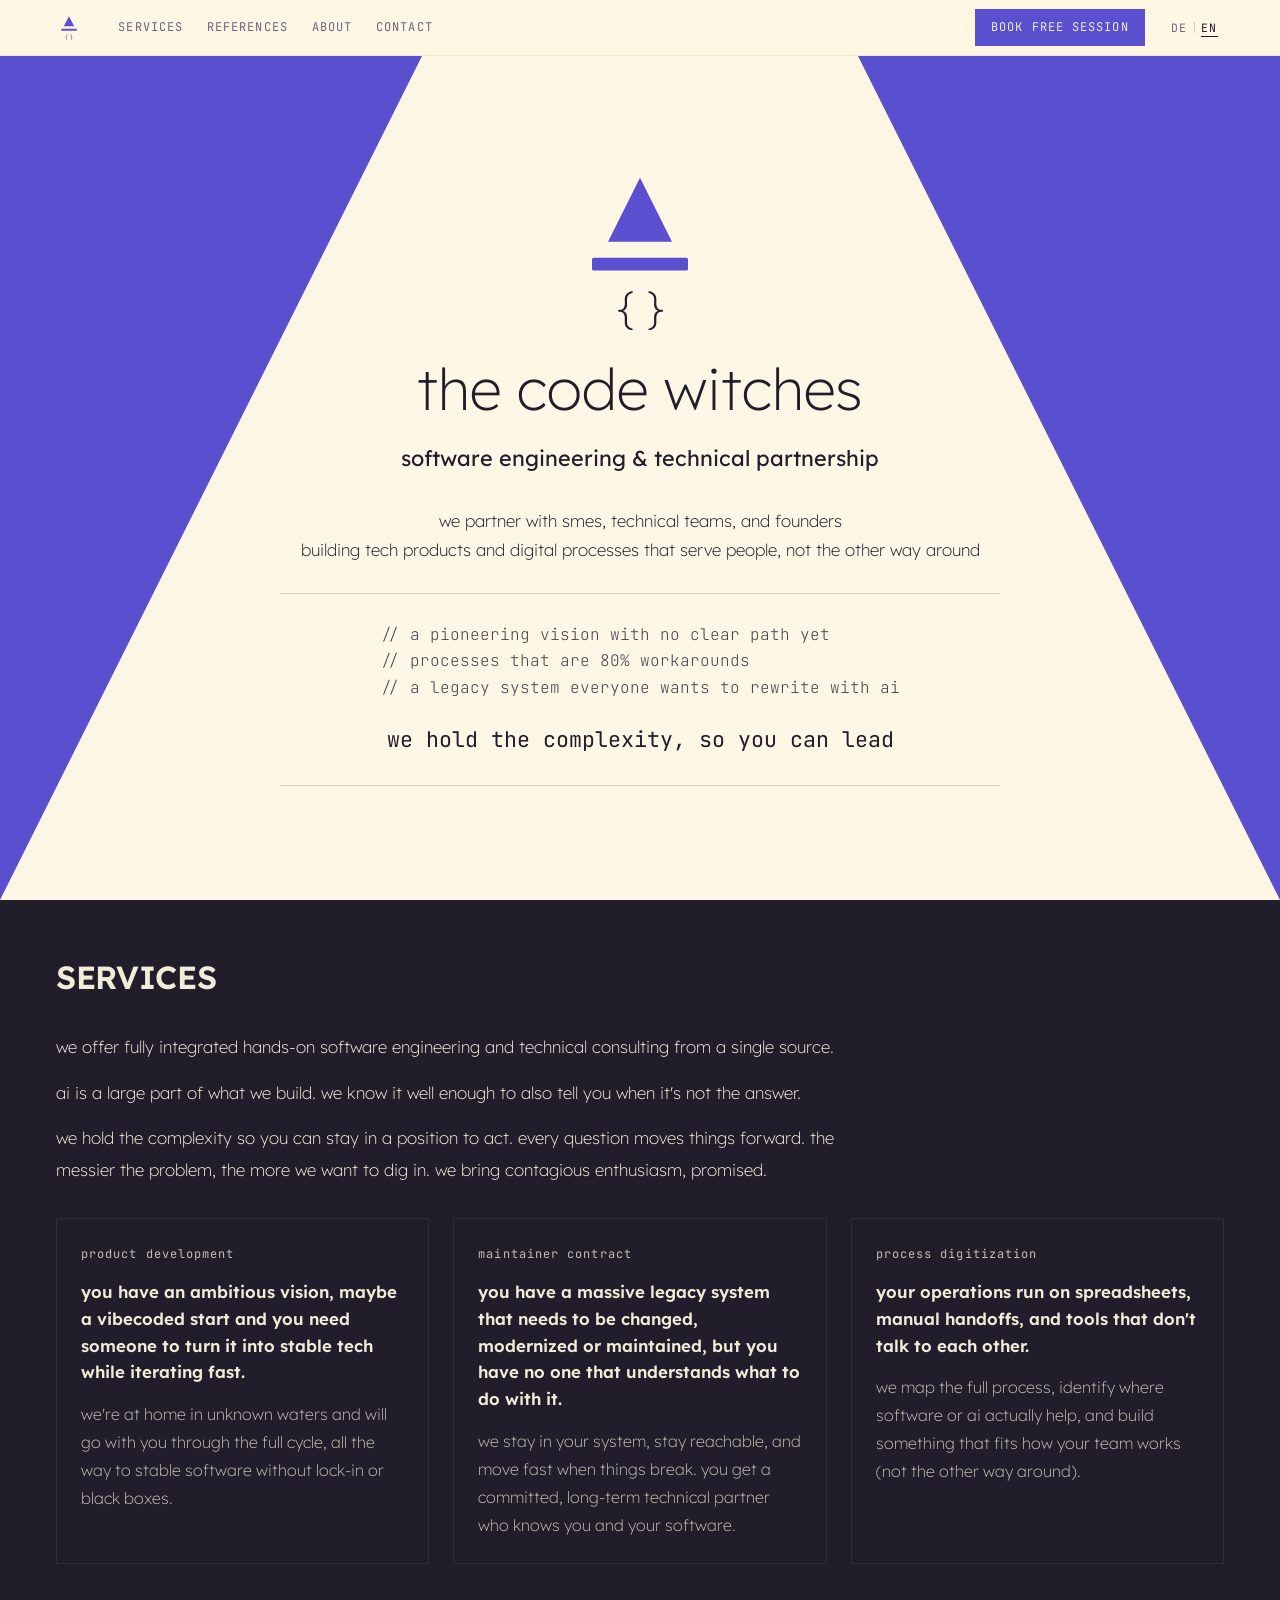
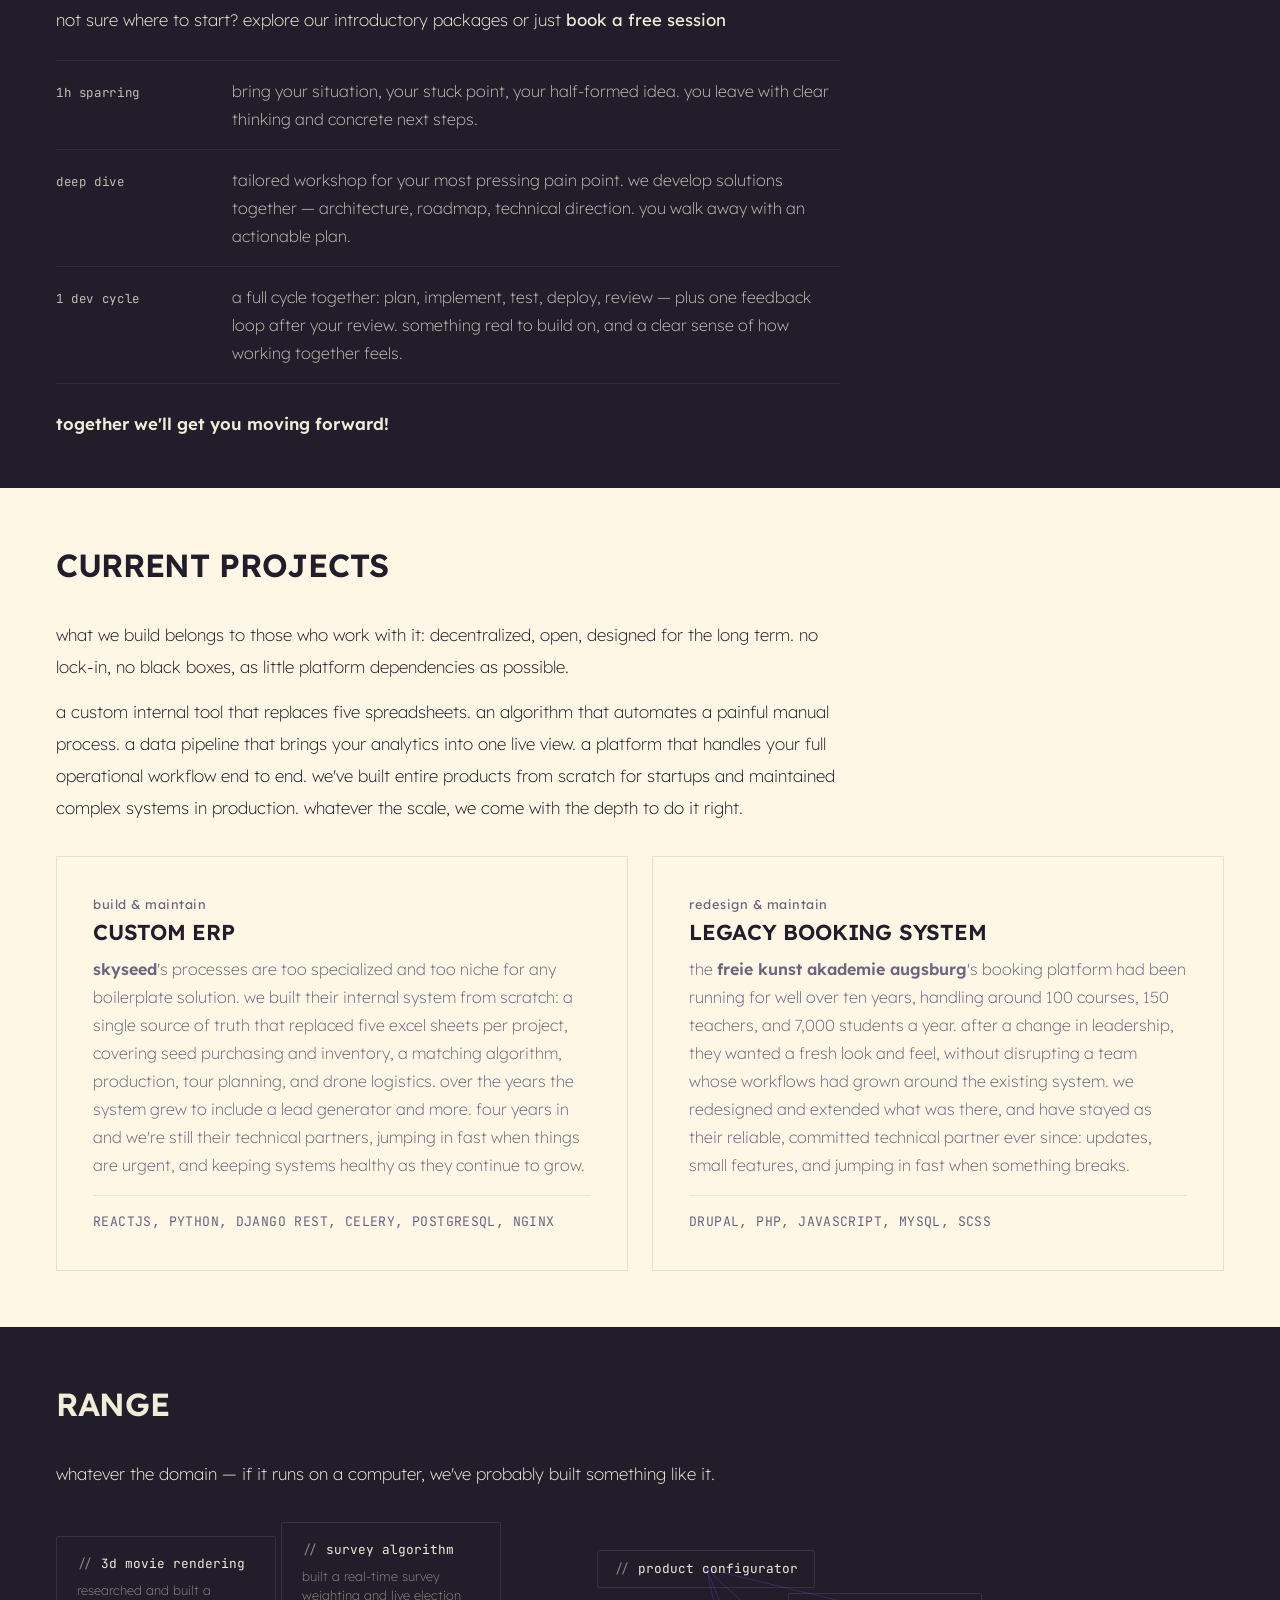
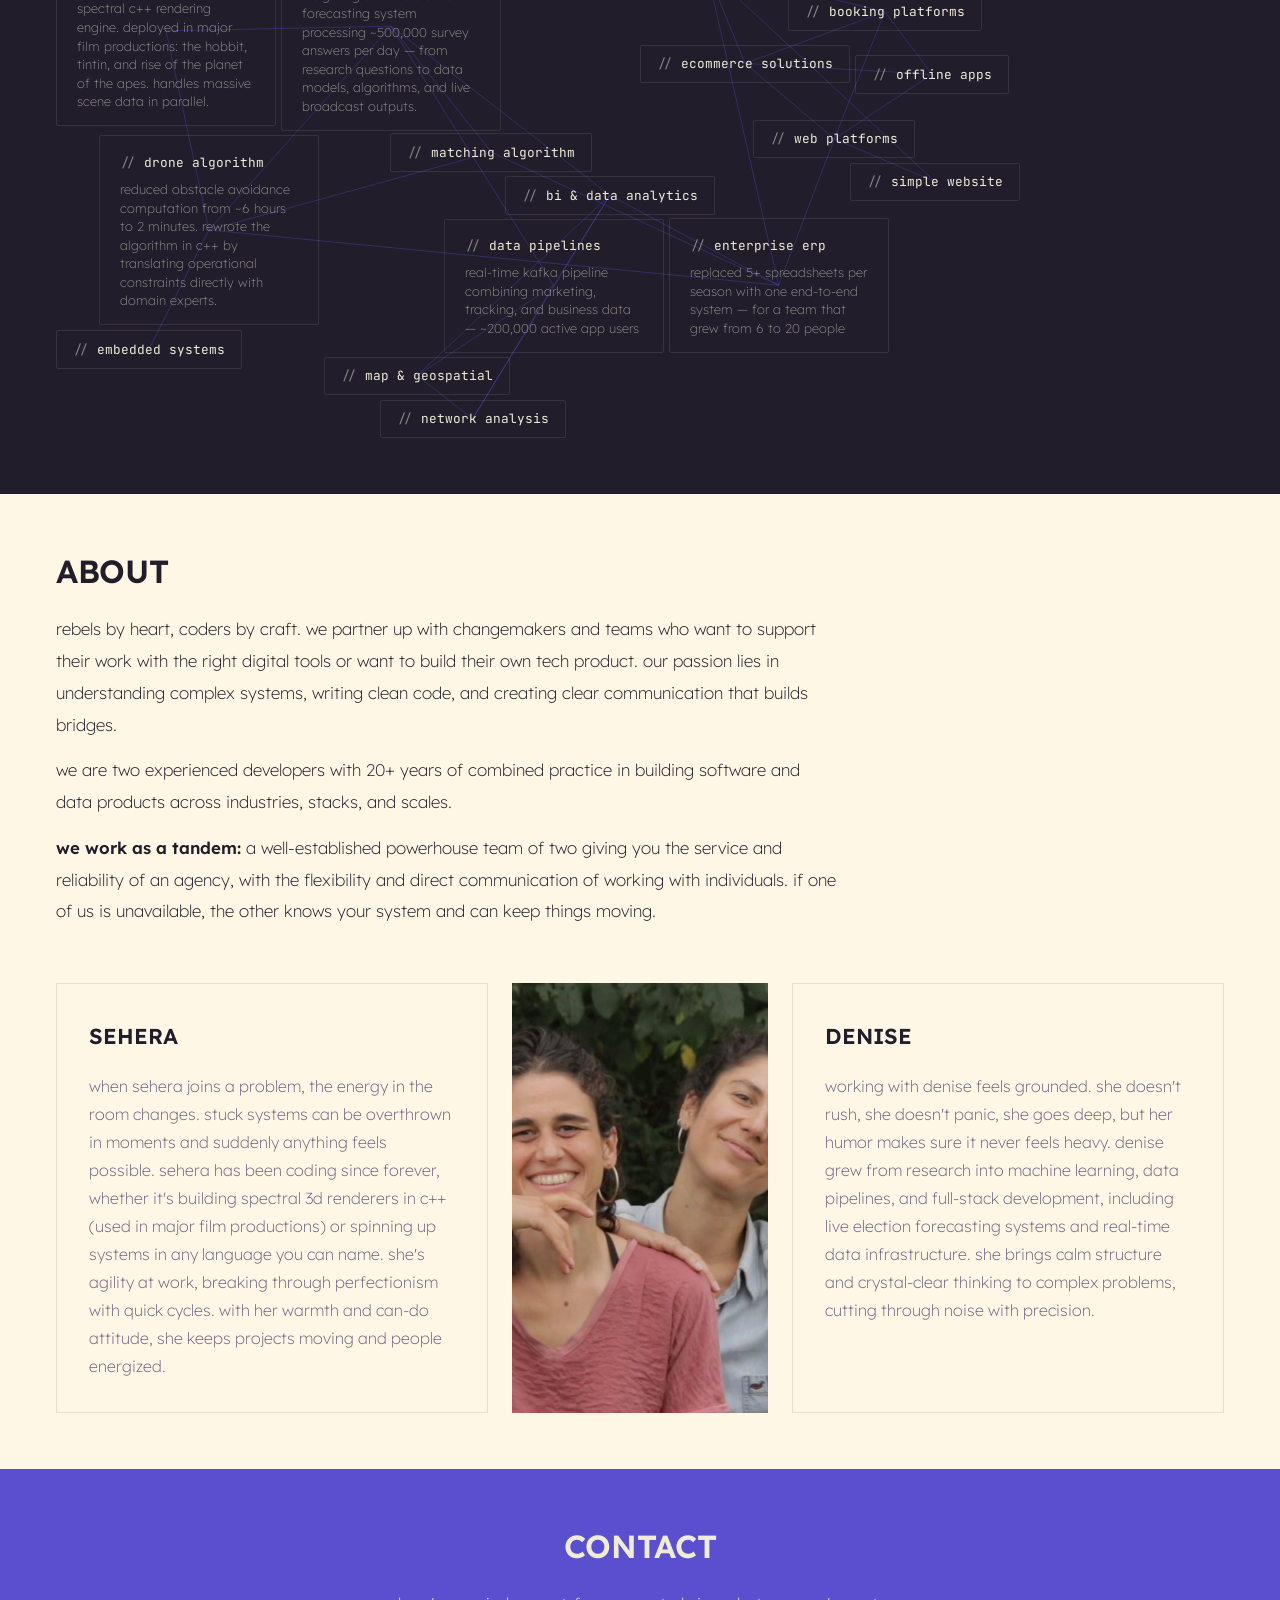
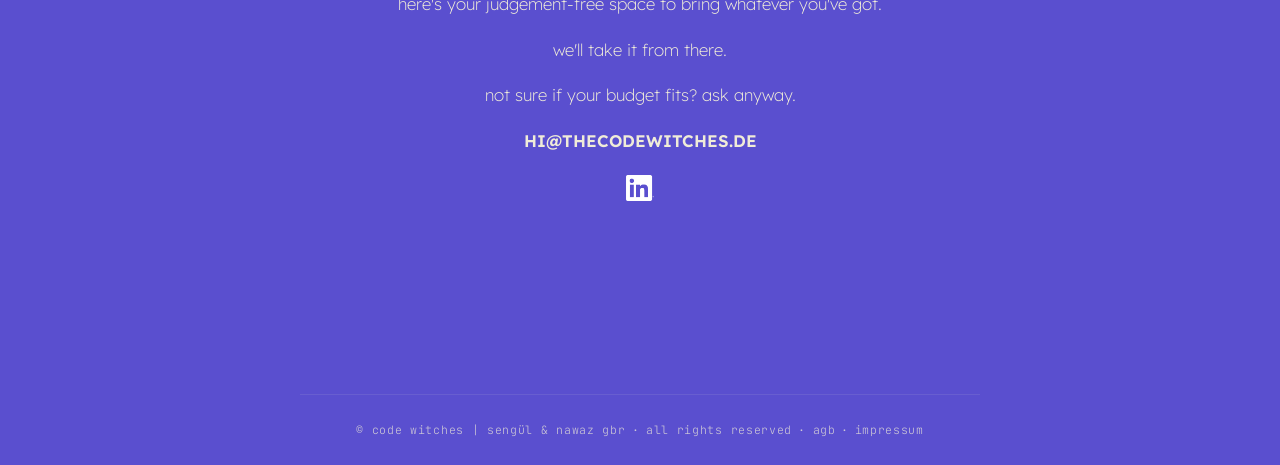
<file: index.html>
<!doctype html>
<html lang="en">
  <head>
    <meta charset="UTF-8" />
    <meta name="viewport" content="width=device-width, initial-scale=1" />
    <title>the code witches — Software Engineering & Technical Partnership</title>
    <meta
      name="description"
      content="Software engineering & technical partnership for SMEs, founders, and technical teams. Custom tools, data pipelines, platforms — built to last, no lock-in."
    />
    <link rel="canonical" href="https://thecodewitches.de" />

    <!-- Open Graph (LinkedIn, Facebook) -->
    <meta property="og:type" content="website" />
    <meta property="og:url" content="https://thecodewitches.de" />
    <meta property="og:title" content="The Code Witches — Software Engineering & Technical Partnership" />
    <meta
      property="og:description"
      content="We partner with SMEs, technical teams, and founders to build software that fits — custom internal tools, data products, platforms, and products from scratch. No lock-in, no black boxes."
    />
    <meta property="og:image" content="https://thecodewitches.de/assets/og-preview.png" />

    <!-- Twitter / X -->
    <meta name="twitter:card" content="summary_large_image" />
    <meta name="twitter:title" content="The Code Witches — Software Engineering & Technical Partnership" />
    <meta
      name="twitter:description"
      content="We partner with SMEs, technical teams, and founders to build software that fits — custom internal tools, data products, platforms, and products from scratch."
    />
    <meta name="twitter:image" content="https://thecodewitches.de/assets/og-preview.png" />
    <link rel="preconnect" href="https://fonts.googleapis.com" />
    <link rel="preconnect" href="https://fonts.gstatic.com" crossorigin />
    <link
      href="https://fonts.googleapis.com/css2?family=JetBrains+Mono:wght@400&family=Lexend:wght@100;200;400;600&display=swap"
      rel="stylesheet"
    />
    <link
      rel="icon"
      href="assets/logo.svg"
      type="image/svg+xml"
      media="(prefers-color-scheme: light)"
    />
    <link
      rel="icon"
      href="assets/logo-dark.svg"
      type="image/svg+xml"
      media="(prefers-color-scheme: dark)"
    />
    <link rel="stylesheet" href="styles/main.css" />
    <link rel="stylesheet" href="styles/shared.css" />
    <link rel="stylesheet" href="styles/hero.css" />
    <link rel="stylesheet" href="styles/about.css" />
    <link rel="stylesheet" href="styles/services.css" />
    <link rel="stylesheet" href="styles/clients.css" />
    <link rel="stylesheet" href="styles/range.css" />
    <link rel="stylesheet" href="styles/contact.css" />
    <link rel="stylesheet" href="styles/modal.css" />
  </head>

  <body>
    <header class="site-header"></header>
    <script src="scripts/nav.js"></script>

    <main>
      <!-- Hero -->
      <section id="hero" class="section section__hero">
        <div class="hero__content">
          <img
            class="hero__logo"
            src="assets/logo.svg"
            alt="the code witches Logo"
          />
          <h1 class="hero__title">the code witches</h1>
          <p class="hero__tagline" data-i18n="hero.tagline">
            Software engineering &amp; technical partnership
          </p>
          <p class="hero__audience" data-i18n="hero.audience">
            we partner with smes, technical teams, and founders<br>building
            software that serves people, not the other way around
          </p>
          <hr class="hero__sep" />
          <div class="hero__poem">
            <div class="hero__poem__lines">
              <p data-i18n="hero.poem1">
                A pioneering vision with no clear path yet
              </p>
              <p data-i18n="hero.poem2">Processes that are 80% workarounds</p>
              <p data-i18n="hero.poem3">
                A legacy system everyone wants to rewrite with AI
              </p>
            </div>
            <p class="hero__punchline" data-i18n="hero.poem4">
              we hold the complexity, so you can lead
            </p>
          </div>
          <hr class="hero__sep" />
        </div>
      </section>

      <!-- Services -->
      <section id="services" class="section section__services">
        <h2 class="section__title" data-i18n="services.title">services</h2>
        <div class="content">
          <p data-i18n="services.p1">
            We offer fully integrated hands-on software engineering and
            technical consulting from a single source.
          </p>
          <p data-i18n="services.p2">
            We work with AI where it genuinely helps — and we'll tell you when
            it doesn't.
          </p>
          <p data-i18n="services.p3">
            We hold the complexity so you can stay in a position to act. Every
            question moves things forward. The messier the problem, the more we
            want to dig in. We bring contagious enthusiasm, promised.
          </p>
        </div>
        <div class="service-offers">
          <div class="service-offer">
            <h3
              class="service-offer__title"
              data-i18n="services.offer.product.title"
            >
              product development
            </h3>
            <p
              class="service-offer__pain"
              data-i18n="services.offer.product.pain"
            >
              You have an ambitious vision, maybe a vibecoded start and you need
              someone to turn it into stable tech while iterating fast.
            </p>
            <p
              class="service-offer__desc"
              data-i18n="services.offer.product.desc"
            >
              We're at home in unknown waters and will go with you through the
              full cycle, all the way to stable software without lock-in or
              black boxes.
            </p>
          </div>
          <div class="service-offer">
            <h3
              class="service-offer__title"
              data-i18n="services.offer.maintainer.title"
            >
              maintainer contract
            </h3>
            <p
              class="service-offer__pain"
              data-i18n="services.offer.maintainer.pain"
            >
              You have a massive legacy system that needs to be changed,
              modernized or maintained, but you have no one that understands
              what do with it.
            </p>
            <p
              class="service-offer__desc"
              data-i18n="services.offer.maintainer.desc"
            >
              We stay in your system, stay reachable, and move fast when things
              break. You get a commited, long-term technical partner who knows
              you and your software.
            </p>
          </div>
          <div class="service-offer">
            <h3
              class="service-offer__title"
              data-i18n="services.offer.process.title"
            >
              process digitization
            </h3>
            <p
              class="service-offer__pain"
              data-i18n="services.offer.process.pain"
            >
              Your operations run on spreadsheets, manual handoffs, and tools
              that don't talk to each other.
            </p>
            <p
              class="service-offer__desc"
              data-i18n="services.offer.process.desc"
            >
              We map the full process, identify where software or ai actually
              help, and build something that fits how your team works (not the
              other way around)
            </p>
          </div>
        </div>
        <p class="service-cards__label" data-i18n="services.onramp">
          not sure where to start? book a free session — or explore our intro
          formats:
        </p>
        <div class="service-steps">
          <div class="service-step">
            <span
              class="service-step__title"
              data-i18n="services.sparring.title"
              >1h sparring</span
            >
            <p class="service-step__desc" data-i18n="services.sparring.desc">
              Bring your situation, your stuck point, your half-formed idea. You
              leave with clear thinking and concrete next steps.
            </p>
          </div>
          <div class="service-step">
            <span
              class="service-step__title"
              data-i18n="services.deepdive.title"
              >deep dive</span
            >
            <p class="service-step__desc" data-i18n="services.deepdive.desc">
              tailored workshop for your most pressing pain point. we develop
              solutions together — architecture, roadmap, technical direction.
              you walk away with an actionable plan.
            </p>
          </div>
          <div class="service-step">
            <span
              class="service-step__title"
              data-i18n="services.devcycle.title"
              >1 dev cycle</span
            >
            <p class="service-step__desc" data-i18n="services.devcycle.desc">
              a full cycle together: discover, plan, implement, test, deploy,
              review — plus one feedback loop after your review. something real
              to build on, and a clear sense of how working together feels.
            </p>
          </div>
        </div>
        <div class="content">
          <p data-i18n="services.p4">
            <b>Together we'll get you moving forward!</b>
          </p>
        </div>
      </section>

      <!-- Clients -->
      <section id="references" class="section section__clients">
        <h2 class="section__title" data-i18n="projects.title">
          current projects
        </h2>
        <div class="content">
          <p data-i18n="projects.p1">
            What we build belongs to those who work with it: decentralized,
            open, designed for the long term. No lock-in, no black boxes, as
            little platform dependencies as possible.
          </p>
          <!-- da häng ich nicht an der formulierung, aber es ist sonst zu wenig text visuell -->
          <p data-i18n="projects.p2">
            A custom internal tool that replaces five spreadsheets. An algorithm
            that automates a painful manual process. A data pipeline that brings
            your analytics into one live view. A platform that handles your full
            operational workflow end to end. Whatever the scale, we come with
            the depth to do it right.
          </p>
        </div>
        <div class="clients__grid">
          <div class="client__block block1">
            <div class="client__block__content">
              <div class="client__block__header">
                <span class="client__block__subtitle" data-i18n="projects.digitization.subtitle">build & maintain</span>
                <h3 class="client__block__title" data-i18n="projects.digitization.title">Custom ERP</h3>
              </div>
              <div class="client__block__details">
                <p
                  class="client__block__description"
                  data-i18n="projects.digitization.desc"
                >
                  <a href="https://www.skyseed.eco" class="client__link">Skyseed</a>'s
                  processes are too specialized and too niche for any
                  off-the-shelf solution. We built their system from scratch: a
                  single source of truth that replaced five Excel sheets per
                  project, covering seed purchasing, production, tour planning,
                  and drone logistics. Over the years the system grew to include
                  a lead generator and more. Four years in, we're still their
                  technical team. Committed for the long run, jumping in fast
                  when things are urgent, and keeping everything healthy as they
                  grow.
                </p>
                <span class="client__block__stack"
                  >ReactJS, Python, Django REST, Celery, PostgreSQL, NGINX</span
                >
              </div>
            </div>
          </div>
          <div class="client__block block2">
            <div class="client__block__content">
              <div class="client__block__header">
                <span class="client__block__subtitle" data-i18n="projects.booking.subtitle">redesign & maintain</span>
                <h3 class="client__block__title" data-i18n="projects.booking.title">Legacy Booking System</h3>
              </div>
              <div class="client__block__details">
                <p
                  class="client__block__description"
                  data-i18n="projects.booking.desc"
                >
                  The <a href="https://freie-kunst-akademie-augsburg.de/" class="client__link">Freie Kunst Akademie Augsburg</a>'s
                  booking platform had been running for over ten years, handling
                  around 100 courses, 150 teachers, and 7,000 students a year.
                  When new leadership took over, they wanted a fresh look and
                  feel, without disrupting a team whose workflows had grown
                  around the existing system. We redesigned and extended what
                  was there, and have stayed on as their reliable, committed
                  technical partner ever since: updates, small features, and
                  jumping in fast when something is urgent.
                </p>
                <span class="client__block__stack"
                  >Drupal, PHP, Javascript, MySQL, SCSS</span
                >
              </div>
            </div>
          </div>
        </div>
      </section>

      <!-- Range / Domain Breadth -->
      <section id="range" class="section section__range">
        <h2 class="section__title" data-i18n="range.title">range</h2>
        <div class="content">
          <p data-i18n="range.intro">
            whatever the domain - if it runs on a computer, chances are we built
            something like it.
          </p>
        </div>
        <div class="breadth__tags">
          <!-- algorithmic cluster -->
          <div class="breadth__tag breadth__tag--featured">
            <span class="breadth__tag__label" data-i18n="range.tag.film.label"
              >3D movie rendering</span
            >
            <span
              class="breadth__tag__outcome"
              data-i18n="range.tag.film.outcome"
              >researched and built a spectral c++ rendering engine. deployed in
              major film productions: the hobbit, tintin, and rise of the planet
              of the apes. parallel scene processing, cuda acceleration.</span
            >
            <div class="breadth__tag__meta">
              <span class="breadth__tag__domain-tag">research</span>
              <span class="breadth__tag__domain-tag">film & vfx</span>
              <span class="breadth__tag__stack-tag">c++</span>
              <span class="breadth__tag__stack-tag">cuda</span>
            </div>
          </div>

          <div class="breadth__tag breadth__tag--featured">
            <span class="breadth__tag__label" data-i18n="range.tag.drone.label"
              >drone algorithm</span
            >
            <span
              class="breadth__tag__outcome"
              data-i18n="range.tag.drone.outcome"
              >reduced obstacle avoidance computation from hours to minutes.
              rewrote the algorithm in c++ by translating operational
              constraints directly with domain experts.</span
            >
            <div class="breadth__tag__meta">
              <span class="breadth__tag__domain-tag">startup</span>
              <span class="breadth__tag__domain-tag">drone tech</span>
              <span class="breadth__tag__stack-tag">c++</span>
            </div>
          </div>

          <div class="breadth__tag">
            <span
              class="breadth__tag__label"
              data-i18n="range.tag.embedded.label"
              >embedded systems</span
            >
            <span
              class="breadth__tag__outcome"
              data-i18n="range.tag.embedded.outcome"
              >escape room control systems — sensors, actuators, game
              state</span
            >
            <div class="breadth__tag__meta">
              <span class="breadth__tag__domain-tag">entertainment</span>
              <span class="breadth__tag__stack-tag">C</span>
              <span class="breadth__tag__stack-tag">PHP</span>
              <span class="breadth__tag__stack-tag">mongoDB</span>
              <span class="breadth__tag__stack-tag">Python</span>
              <span class="breadth__tag__stack-tag">SCSS</span>
            </div>
          </div>

          <div class="breadth__tag breadth__tag--featured">
            <span
              class="breadth__tag__label"
              data-i18n="range.tag.election.label"
              >survey algorithm</span
            >
            <span
              class="breadth__tag__outcome"
              data-i18n="range.tag.election.outcome"
              >built a real-time survey weighting and live election forecasting
              system — from research questions to data models, algorithms, and
              live broadcast outputs.</span
            >
            <div class="breadth__tag__meta">
              <span class="breadth__tag__domain-tag">startup</span>
              <span class="breadth__tag__domain-tag">media</span>
              <span class="breadth__tag__domain-tag">research</span>
              <span class="breadth__tag__stack-tag">Python</span>
              <span class="breadth__tag__stack-tag">R</span>
              <span class="breadth__tag__stack-tag">Kafka</span>
              <span class="breadth__tag__stack-tag">Postgres</span>
            </div>
          </div>

          <!-- data cluster -->
          <div class="breadth__tag breadth__tag--featured">
            <span class="breadth__tag__label" data-i18n="range.tag.data.label"
              >data pipelines</span
            >
            <span
              class="breadth__tag__outcome"
              data-i18n="range.tag.data.outcome"
              >real-time kafka pipeline combining marketing, app and web
              tracking, as well as business data</span
            >
            <div class="breadth__tag__meta">
              <span class="breadth__tag__domain-tag">health tech</span>
              <span class="breadth__tag__domain-tag">startup</span>
              <span class="breadth__tag__stack-tag">Python</span>
              <span class="breadth__tag__stack-tag">Spark</span>
              <span class="breadth__tag__stack-tag">Kafka</span>
              <span class="breadth__tag__stack-tag">Kubernetes</span>
            </div>
          </div>

          <div class="breadth__tag">
            <span class="breadth__tag__label" data-i18n="range.tag.geo.label"
              >map & geospatial</span
            >
            <span
              class="breadth__tag__outcome"
              data-i18n="range.tag.geo.outcome"
              >webgl-based interactive map visualizations for editorial
              use</span
            >
            <div class="breadth__tag__meta">
              <span class="breadth__tag__domain-tag">journalism</span>
              <span class="breadth__tag__stack-tag">Three.js</span>
              <span class="breadth__tag__stack-tag">WebGL</span>
            </div>
          </div>

          <div class="breadth__tag">
            <span
              class="breadth__tag__label"
              data-i18n="range.tag.network.label"
              >network analysis</span
            >
            <span
              class="breadth__tag__outcome"
              data-i18n="range.tag.network.outcome"
              >twitter interaction network and political data
              visualization</span
            >
            <div class="breadth__tag__meta">
              <span class="breadth__tag__domain-tag">politics</span>
              <span class="breadth__tag__stack-tag">D3.js</span>
              <span class="breadth__tag__stack-tag">Python</span>
            </div>
          </div>

          <div class="breadth__tag">
            <span class="breadth__tag__label" data-i18n="range.tag.bi.label"
              >BI & Data Analytics</span
            >
            <span class="breadth__tag__outcome" data-i18n="range.tag.bi.outcome"
              >defined and supplied major KPIs and success metrics to
              stakeholders</span
            >
            <div class="breadth__tag__meta">
              <span class="breadth__tag__domain-tag">startup</span>
              <span class="breadth__tag__domain-tag">research</span>
              <span class="breadth__tag__domain-tag">health tech</span>
              <span class="breadth__tag__stack-tag">R</span>
              <span class="breadth__tag__stack-tag">Python</span>
              <span class="breadth__tag__stack-tag">Metabase</span>
              <span class="breadth__tag__stack-tag">Tableau</span>
            </div>
          </div>

          <!-- web cluster -->
          <div class="breadth__tag">
            <span
              class="breadth__tag__label"
              data-i18n="range.tag.ecommerce.label"
              >ecommerce solutions</span
            >
            <span
              class="breadth__tag__outcome"
              data-i18n="range.tag.ecommerce.outcome"
              >shopify customization and bespoke backend integrations</span
            >
            <div class="breadth__tag__meta">
              <span class="breadth__tag__domain-tag">startup</span>
              <span class="breadth__tag__domain-tag">e-commerce</span>
              <span class="breadth__tag__stack-tag">Shopify</span>
              <span class="breadth__tag__stack-tag">Liquid</span>
            </div>
          </div>

          <div class="breadth__tag">
            <span
              class="breadth__tag__label"
              data-i18n="range.tag.hospitality.label"
              >offline apps</span
            >
            <span
              class="breadth__tag__outcome"
              data-i18n="range.tag.hospitality.outcome"
              >offline recipe app for high-pressure bar service</span
            >
            <div class="breadth__tag__meta">
              <span class="breadth__tag__domain-tag">hospitality</span>
              <span class="breadth__tag__stack-tag">PHP</span>
              <span class="breadth__tag__stack-tag">mongoDB</span>
              <span class="breadth__tag__stack-tag">SCSS</span>
            </div>
          </div>

          <div class="breadth__tag">
            <span class="breadth__tag__label" data-i18n="range.tag.jobs.label"
              >web platforms</span
            >
            <span
              class="breadth__tag__outcome"
              data-i18n="range.tag.jobs.outcome"
              >job board with editorial backend and invoicing workflows</span
            >
            <div class="breadth__tag__meta">
              <span class="breadth__tag__domain-tag">startup</span>
              <span class="breadth__tag__domain-tag">community</span>
              <span class="breadth__tag__stack-tag">Drupal</span>
              <span class="breadth__tag__stack-tag">PHP</span>
              <span class="breadth__tag__stack-tag">JavaScript</span>
              <span class="breadth__tag__stack-tag">SCSS</span>
            </div>
          </div>

          <div class="breadth__tag">
            <span
              class="breadth__tag__label"
              data-i18n="range.tag.academic.label"
              >booking platforms</span
            >
            <span
              class="breadth__tag__outcome"
              data-i18n="range.tag.academic.outcome"
              >course booking, enrollment, certificates, and
              administration</span
            >
            <div class="breadth__tag__meta">
              <span class="breadth__tag__domain-tag">academia</span>
              <span class="breadth__tag__stack-tag">PHP</span>
              <span class="breadth__tag__stack-tag">Drupal</span>
              <span class="breadth__tag__stack-tag">MySQL</span>
              <span class="breadth__tag__stack-tag">SCSS</span>
              <span class="breadth__tag__stack-tag">JavaScript</span>
            </div>
          </div>

          <div class="breadth__tag breadth__tag--featured">
            <span class="breadth__tag__label" data-i18n="range.tag.erp.label"
              >enterprise erp</span
            >
            <span
              class="breadth__tag__outcome"
              data-i18n="range.tag.erp.outcome"
              >replaced full spreadsheet-based operations with one end-to-end
              system</span
            >
            <div class="breadth__tag__meta">
              <span class="breadth__tag__domain-tag">startup</span>
              <span class="breadth__tag__domain-tag">sme</span>
              <span class="breadth__tag__domain-tag">project management</span>
              <span class="breadth__tag__stack-tag">Python</span>
              <span class="breadth__tag__stack-tag">Django</span>
              <span class="breadth__tag__stack-tag">Celery</span>
              <span class="breadth__tag__stack-tag">ReactJS</span>
              <span class="breadth__tag__stack-tag">Postgres</span>
              <span class="breadth__tag__stack-tag">Ruby on Rails</span>
            </div>
          </div>

          <div class="breadth__tag">
            <span
              class="breadth__tag__label"
              data-i18n="range.tag.simplewebsite.label"
              >simple website</span
            >
            <span
              class="breadth__tag__outcome"
              data-i18n="range.tag.simplewebsite.outcome"
              >from a one pager to simple navigation</span
            >
            <div class="breadth__tag__meta">
              <span class="breadth__tag__domain-tag">individual</span>
              <span class="breadth__tag__stack-tag">HTML</span>
              <span class="breadth__tag__stack-tag">CSS</span>
              <span class="breadth__tag__stack-tag">React</span>
              <span class="breadth__tag__stack-tag">JavaScript</span>
            </div>
          </div>

          <div class="breadth__tag">
            <span
              class="breadth__tag__label"
              data-i18n="range.tag.matching.label"
              >matching algorithm</span
            >
            <span
              class="breadth__tag__outcome"
              data-i18n="range.tag.matching.outcome"
              >automated tree seed-to-forest matching — replacing manual allocation with an algorithm across legal, ecological, and operational constraints</span
            >
            <div class="breadth__tag__meta">
              <span class="breadth__tag__domain-tag">startup</span>
              <span class="breadth__tag__domain-tag">greentech</span>
              <span class="breadth__tag__stack-tag">Python</span>
              <span class="breadth__tag__stack-tag">Django</span>
              <span class="breadth__tag__stack-tag">Celery</span>
              <span class="breadth__tag__stack-tag">PostgreSQL</span>
            </div>
          </div>

          <div class="breadth__tag">
            <span
              class="breadth__tag__label"
              data-i18n="range.tag.configurator.label"
              >product configurator</span
            >
            <span
              class="breadth__tag__outcome"
              data-i18n="range.tag.configurator.outcome"
              >interactive configurator that qualifies leads and routes them into CRM — inbound leads increased tenfold</span
            >
            <div class="breadth__tag__meta">
              <span class="breadth__tag__domain-tag">startup</span>
              <span class="breadth__tag__domain-tag">greentech</span>
              <span class="breadth__tag__stack-tag">ReactJS</span>
              <span class="breadth__tag__stack-tag">Webflow</span>
              <span class="breadth__tag__stack-tag">Pipedrive API</span>
            </div>
          </div>

          <canvas class="breadth__web" aria-hidden="true"></canvas>
        </div>
      </section>

      <!-- About -->
      <section id="about" class="section section__about">
        <h2 class="section__title" data-i18n="about.title">about</h2>
        <div class="content">
          <p data-i18n="about.p1">
            rebels by heart, coders by craft. We partner up with changemakers and teams who want to support their
            work with the right digital tools or want to build their own tech
            product. Our passion lies in understanding complex systems, writing
            clean code, and creating clear communication that builds bridges.
          </p>
          <p data-i18n="about.p2">
            We are two experienced developers with 20+ years of combined
            practice in building software and data products across industries,
            stacks, and scales.
          </p>

          <p data-i18n="about.p3">
            <b>We work as a tandem:</b> a well-established powerhouse team of
            two giving you the service and reliability of an agency, with the
            flexibility and direct communication of working with individuals. If
            one of us is unavailable, the other knows your system and can keep
            things moving.
          </p>
        </div>
        <div class="about__stack">
          <div class="column column__left">
            <h3 class="subhead">sehera</h3>
            <p data-i18n="about.sehera">
              Sehera has been coding since forever, whether it's building 3D
              renderers in C++ or spinning up systems in any language you can
              name. She's agility at work, breaking through perfectionism with
              quick cycles. With her warmth and can-do attitude, she keeps
              projects moving and people energized.
            </p>
          </div>
          <img class="about__image" src="assets/about.jpg" alt="About us" />
          <div class="column column__right">
            <h3 class="subhead">denise</h3>
            <p data-i18n="about.denise">
              Denise grew from research into machine learning, data pipelines,
              and full-stack development. She brings calm structure and
              crystal-clear thinking to complex problems, cutting through noise
              with precision. Her humor and grounded presence make even the
              toughest challenges feel navigable.
            </p>
          </div>
        </div>
      </section>

      <!-- Contact -->
      <section id="contact" class="section section__contact">
        <div class="contact__main">
          <h2 class="section__title" data-i18n="contact.title">contact</h2>
          <div class="content">
            <p class="contact__p1" data-i18n="contact.p1">
              Bring whatever you've got.
            </p>
            <p data-i18n="contact.p2">
              We'll take it from there.
            </p>
            <p data-i18n="contact.budget">
              Not sure if your budget fits? Ask anyway.
            </p>
            <p>
              <a class="link__accent__light" href="mailto:hi@thecodewitches.de"
                >hi&#64;thecodewitches&#46;de</a
              >
            </p>
            <a
              href="https://linkedin.com/company/the-code-witches"
              target="_blank"
              rel="noopener noreferrer"
              class="linkedin-link"
            >
              <div class="linkedin-bg"></div>
              <img src="assets/linkedin-white.png" alt="LinkedIn" />
            </a>
          </div>
        </div>
        <div class="gif__box">
          <video
            autoplay
            muted
            loop
            playsinline
            preload="auto"
            webkit-playsinline
          >
            <source src="assets/witch-cat.mp4" type="video/mp4" />
            <!-- Fallback text for browsers that don't support video -->
            Witch Cat Riding Broomstick
          </video>
        </div>
        <footer class="site-footer">
          <p>© code witches | Sengül & Nawaz GbR</p>
          <p class="footer__separator">&middot;</p>
          <p>All rights reserved</p>
          <p class="footer__separator">&middot;</p>
          <p class="footer__legal">
            <a href="#agb-modal" class="modal-link">AGB</a>
            <span class="footer__legal__separator"> &middot; </span>
            <a href="#impressum-modal" class="modal-link">impressum</a>
          </p>
        </footer>
      </section>
    </main>

    <script defer src="scripts/main.js"></script>
    <script defer src="scripts/i18n.js"></script>

    <!-- AGB Modal -->
    <div id="agb-modal" class="modal">
      <div class="modal-content">
        <a href="#" class="close">&times;</a>
        <section id="agb">
          <h2>Unsere Spielregeln – the code witches</h2>

          <h3>1. Was wir machen</h3>
          <p>
            Wir bauen Software, beraten Teams und Gründer:innen und helfen euch,
            eure Ideen in funktionierende Systeme zu verwandeln. Wir liefern
            Code, Konzepte und unsere Erfahrung – keine Rechts- oder
            Finanzberatung.
          </p>

          <h3>2. Wie ein Projekt zustande kommt</h3>
          <p>
            Ein Projekt startet, wenn wir uns auf ein Angebot geeinigt haben.
            Angebote gelten in der Regel 30 Tage. Änderungen besprechen wir
            gemeinsam.
          </p>

          <h3>3. Was wir von euch brauchen</h3>
          <p>
            Damit alles flutscht, brauchen wir eure Infos, Zugänge und Feedback
            rechtzeitig. So können wir konzentriert arbeiten und echte
            Ergebnisse liefern.
          </p>

          <h3>4. Zeit und Ablauf</h3>
          <p>
            Wir geben euch grobe Zeitpläne und Meilensteine. Manchmal ändern
            sich Dinge – wir halten euch auf dem Laufenden und passen Pläne an.
          </p>

          <h3>5. Geld &amp; Bezahlung</h3>
          <p>
            Wir arbeiten nach Stunden- oder Projektbasis, je nach Vereinbarung.
            Zahlungen bitte nach Plan. Wenn es mal hakt, behalten wir uns
            Mahngebühren vor.
          </p>

          <h3>6. Änderungen während des Projekts</h3>
          <p>
            Neue Ideen oder Änderungen am Projektumfang besprechen wir
            gemeinsam. Sie können Zeit oder Kosten beeinflussen – wir halten
            euch immer im Loop.
          </p>

          <h3>7. Wer was besitzt</h3>
          <p>
            Ihr bekommt die Rechte an der Software, die wir für euch erstellen.
            Wir behalten Rechte an eigenen Tools oder Bibliotheken, die wir
            einsetzen.
          </p>

          <h3>8. Vertraulichkeit</h3>
          <p>
            Alles, was wir voneinander erfahren, behandeln wir vertraulich.
            Punkt.
          </p>

          <h3>9. Haftung</h3>
          <p>
            Wir haften nur, wenn wir etwas wirklich grob falsch machen. Für
            indirekte Schäden, entgangene Gewinne oder Datenverlust übernehmen
            wir keine Verantwortung.
          </p>

          <h3>10. Beenden eines Projekts</h3>
          <p>
            Beide Seiten können ein Projekt kündigen, wenn nötig. Schon
            erbrachte Leistungen werden fair abgerechnet.
          </p>

          <h3>11. Datenschutz</h3>
          <p>
            Wir behandeln persönliche Daten nach DSGVO. Details stehen in
            unserer Datenschutzerklärung.
          </p>

          <h3>12. Kleines Kleingedrucktes</h3>
          <ul>
            <li>Es gilt deutsches Recht.</li>
            <li>Gerichtsstand ist unser Sitz.</li>
            <li>Sollte ein Punkt unwirksam sein, bleibt der Rest gültig.</li>
          </ul>
        </section>
      </div>
    </div>

    <div id="impressum-modal" class="modal">
      <div class="modal-content">
        <a href="#" class="close">&times;</a>
        <section id="impressum">
          <h2>Impressum</h2>

          <canvas id="impressum-canvas"></canvas>
          <script defer src="scripts/impressum.js"></script>
        </section>
      </div>
    </div>
  </body>
</html>
</file>
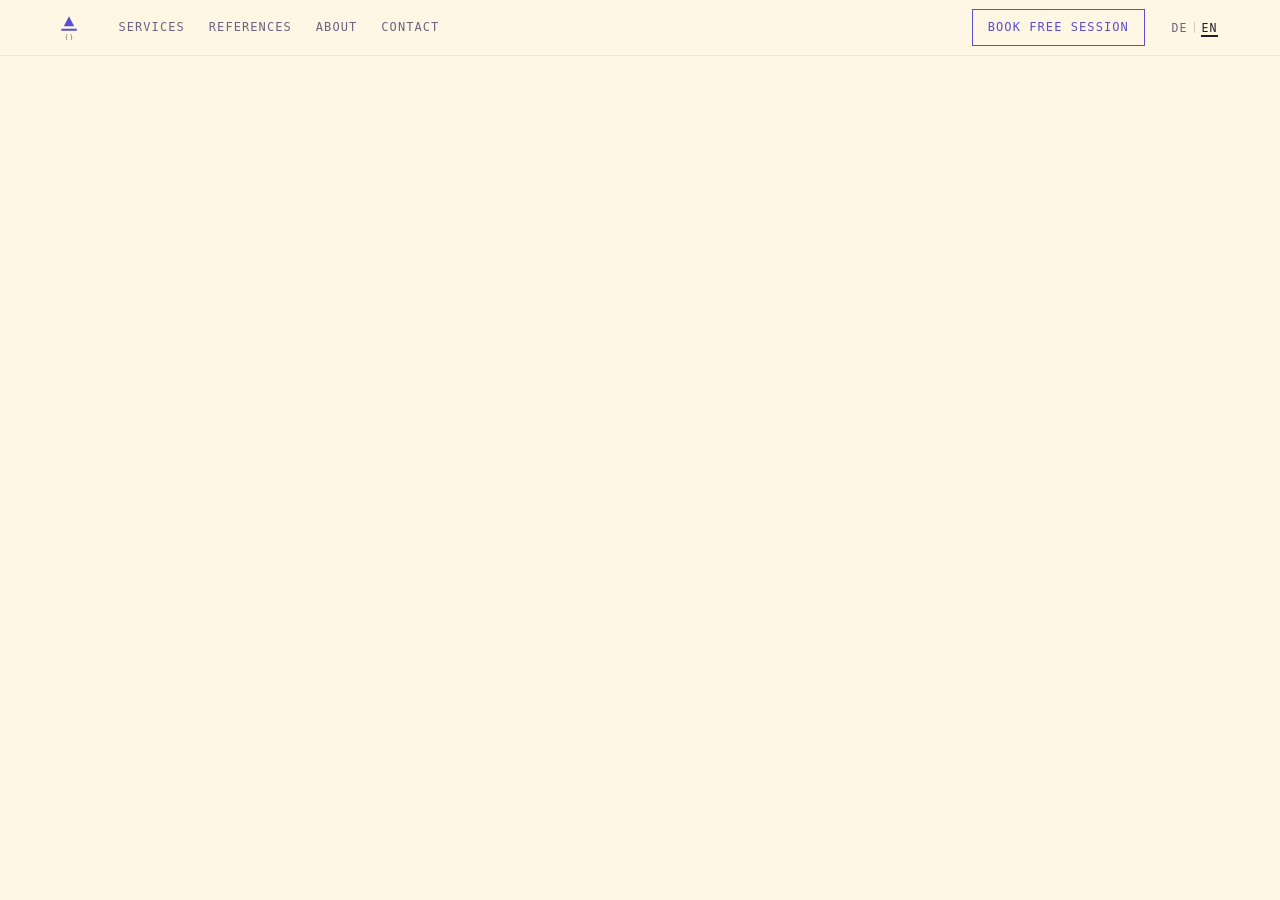
<file: book.html>
<!doctype html>
<html lang="en">
  <head>
    <meta charset="UTF-8" />
    <meta name="viewport" content="width=device-width, initial-scale=1" />
    <title>book a session — the code witches</title>
    <link rel="preconnect" href="https://fonts.googleapis.com" />
    <link rel="preconnect" href="https://fonts.gstatic.com" crossorigin />
    <link
      href="https://fonts.googleapis.com/css2?family=Lexend:wght@100;200;400;600&display=swap"
      rel="stylesheet"
    />
    <link
      rel="icon"
      href="assets/logo.svg"
      type="image/svg+xml"
      media="(prefers-color-scheme: light)"
    />
    <link
      rel="icon"
      href="assets/logo-dark.svg"
      type="image/svg+xml"
      media="(prefers-color-scheme: dark)"
    />
    <link rel="stylesheet" href="styles/main.css" />
    <style>
      body {
        overflow: hidden;
      }
      body::before,
      body::after {
        display: none;
      }
      .book__container {
        position: fixed;
        top: var(--header-height);
        left: 0;
        width: 100%;
        height: calc(100vh - var(--header-height));
        display: flex;
        align-items: center;
        justify-content: center;
      }

      .book__frame {
        width: 50vw;
        height: 90%;
        border: none;
      }

      @media (max-width: 992px) {
        .book__frame {
          width: 100%;
          height: 100%;
        }
      }
      .nav__cta--book {
        background: transparent;
        color: var(--brand);
        cursor: default;
      }
      .nav__cta--book:hover {
        background: transparent;
        color: var(--brand);
      }
    </style>
  </head>

  <body class="neutral-box">
    <header class="site-header"></header>
    <script src="scripts/nav.js"></script>
    <div class="book__container">
      <iframe
        class="book__frame"
        src="https://calendar.google.com/calendar/appointments/schedules/AcZssZ0guq06Owsw0Y6NXpFZsFTVvfDoWqTi9cEKwSyCyArnnXoICXHcX6kOCikamSvCMGlZUKBzsnWT?gv=true"
        title="Book a session with The Code Witches"
        allowfullscreen
      ></iframe>
    </div>
  <script defer src="scripts/i18n.js"></script>
  </body>
</html>
</file>
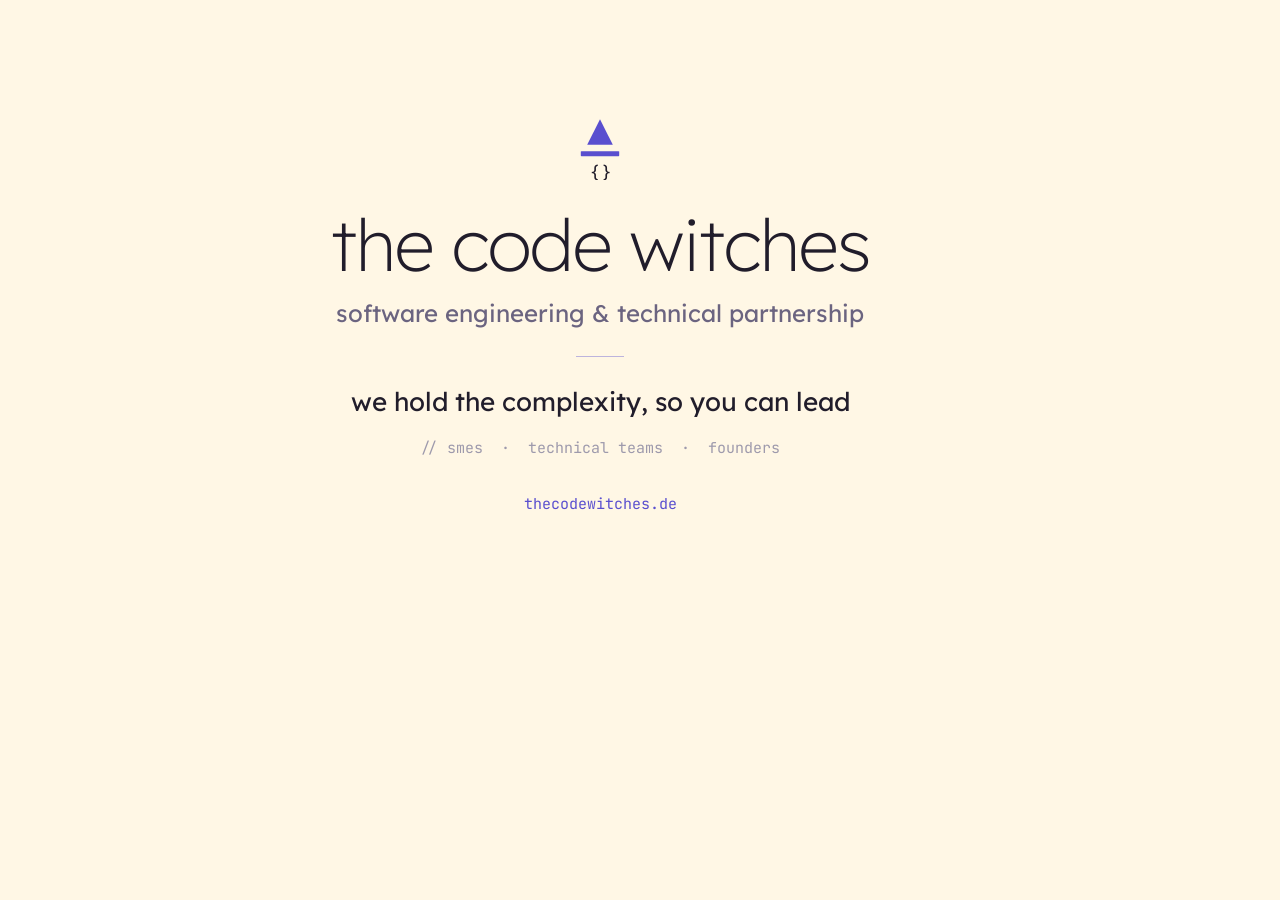
<file: assets/og-template.html>
<!doctype html>
<html>
<head>
  <meta charset="UTF-8"/>
  <style>
    @import url('https://fonts.googleapis.com/css2?family=JetBrains+Mono:wght@400&family=Lexend:wght@100;200;400;600&display=swap');

    * { margin: 0; padding: 0; box-sizing: border-box; }

    body {
      width: 1200px;
      height: 630px;
      overflow: hidden;
      background: #fff7e5;
      font-family: 'Lexend', sans-serif;
      display: flex;
      align-items: center;
      justify-content: center;
    }

    .card {
      display: flex;
      flex-direction: column;
      align-items: center;
      gap: 0;
      padding: 60px 80px;
      text-align: center;
    }

    .logo {
      width: 64px;
      height: 64px;
      margin-bottom: 28px;
    }

    .name {
      font-family: 'Lexend', sans-serif;
      font-weight: 200;
      font-size: 72px;
      color: #211d2b;
      letter-spacing: -1px;
      line-height: 1;
      margin-bottom: 18px;
    }

    .tagline {
      font-family: 'Lexend', sans-serif;
      font-weight: 400;
      font-size: 24px;
      color: #6b6480;
      margin-bottom: 28px;
    }

    .sep {
      width: 48px;
      height: 1.5px;
      background: #5a4fcf;
      opacity: 0.4;
      margin-bottom: 28px;
    }

    .punchline {
      font-family: 'Lexend', sans-serif;
      font-weight: 400;
      font-size: 26px;
      color: #211d2b;
      margin-bottom: 20px;
    }

    .audience {
      font-family: 'JetBrains Mono', monospace;
      font-size: 15px;
      color: #9e9aac;
      margin-bottom: 36px;
    }

    .domain {
      font-family: 'JetBrains Mono', monospace;
      font-size: 15px;
      color: #5a4fcf;
    }
  </style>
</head>
<body>
  <div class="card">
    <svg class="logo" viewBox="0 0 100 100" xmlns="http://www.w3.org/2000/svg">
      <g transform="translate(0,-5.112)">
        <path d="M 50,10 70,50 H 30 Z" fill="#5a4fcf"/>
        <rect x="20" y="60" width="60" height="8" rx="1" fill="#5a4fcf"/>
        <text x="50" y="92.5" dominant-baseline="middle" text-anchor="middle"
              font-size="28" font-family="'Lexend', sans-serif" fill="#211d2b">{ }</text>
      </g>
    </svg>

    <div class="name">the code witches</div>
    <div class="tagline">software engineering &amp; technical partnership</div>
    <div class="sep"></div>
    <div class="punchline">we hold the complexity, so you can lead</div>
    <div class="audience">// smes &nbsp;·&nbsp; technical teams &nbsp;·&nbsp; founders</div>
    <div class="domain">thecodewitches.de</div>
  </div>
</body>
</html>
</file>
<file: styles/main.css>
:root {
  /* ── Palette ── */
  --bg:        #fff7e5;                   /* warm cream — light sections */
  --dark:      #211d2b;                   /* near-black — dark sections */
  --brand:     #5a4fcf;                   /* purple — accent, CTAs, polygons */
  --text:      #211d2b;                   /* ink — on cream */
  --text-inv:  #f0ecd8;                   /* warm off-white — on dark/brand */
  --muted:     #6b6480;                   /* purple-gray — secondary on cream */
  --muted-inv: rgba(240, 236, 216, 0.78); /* secondary on dark/brand */

  /* ── Typography ── */
  --font: "Lexend", system-ui, -apple-system, sans-serif;
  --mono: "JetBrains Mono", "Consolas", monospace;

  /* ── Font weights ── */
  --font-weight-light:  200;
  --font-weight-normal: 400;
  --font-weight-bold:   600;

  /* ── Font scale ── */
  --font-size-xs: 0.8rem;
  --font-size-s:  1.0rem;
  --font-size-sm: 1.05rem;
  --font-size-m:  1.35rem;
  --font-size-l:  1.75rem;
  --font-size-xl: 3.5rem;

  /* ── Layout ── */
  --header-height: 3.5rem;
  --pad-x:         3.5rem;
}

* { box-sizing: border-box; margin: 0; padding: 0; }

html { scroll-behavior: auto; }

body {
  font-family: var(--font);
  font-weight: var(--font-weight-light);
  font-size: var(--font-size-sm);
  text-transform: lowercase;
  background: var(--bg);
  color: var(--text);
  line-height: 1.85;
  text-rendering: optimizeLegibility;
  -webkit-font-smoothing: antialiased;
  -moz-osx-font-smoothing: grayscale;
}

main { margin-top: var(--header-height); }

/* ── NAV ────────────────────────────────────────────── */

.site-header {
  position: fixed;
  inset: 0 0 auto 0;
  height: var(--header-height);
  display: flex;
  align-items: center;
  background: rgba(255, 247, 229, 0.93);
  backdrop-filter: blur(18px) saturate(160%);
  border-bottom: 1px solid rgba(21, 16, 19, 0.07);
  z-index: 1000;
}

.nav {
  width: 100%;
  display: flex;
  align-items: center;
  justify-content: space-between;
  padding: 0 var(--pad-x);
}

.nav__left {
  display: flex;
  align-items: center;
  gap: 0.1rem;
}

.nav__right {
  display: flex;
  align-items: center;
  gap: 1.25rem;
}

.nav__logo {
  display: flex;
  align-items: center;
  margin-right: 1.5rem;
}

.nav__logo img {
  height: 1.6rem;
  width: auto;
  transition: transform 220ms ease;
}
.nav__logo img:hover { transform: scale(1.12); }

.nav__link {
  font-family: var(--mono);
  font-size: 0.75rem;
  font-weight: var(--font-weight-normal);
  color: var(--muted);
  text-decoration: none;
  letter-spacing: 0.09em;
  text-transform: uppercase;
  padding: 0.3rem 0.7rem;
  position: relative;
  transition: color 200ms ease;
}

.nav__link::after {
  content: "";
  position: absolute;
  bottom: 0;
  left: 0.7rem;
  right: 0.7rem;
  height: 1.5px;
  background: currentColor;
  transform: scaleX(0);
  transform-origin: left;
  transition: transform 300ms cubic-bezier(0.16, 1, 0.3, 1);
}

.nav__link:hover,
.nav__link.active { color: var(--text); }

.nav__link:hover::after,
.nav__link.active::after { transform: scaleX(1); }

.nav__cta {
  font-family: var(--mono);
  font-size: 0.75rem;
  font-weight: var(--font-weight-normal);
  letter-spacing: 0.09em;
  text-transform: uppercase;
  text-decoration: none;
  color: var(--text-inv);
  background: var(--brand);
  padding: 0.42rem 0.95rem;
  border: 1.5px solid var(--brand);
  transition: background 220ms ease, color 220ms ease;
}
.nav__cta:hover {
  background: transparent;
  color: var(--brand);
}

/* ── LANGUAGE TOGGLE ────────────────────────────────── */

.lang__toggle {
  display: flex;
  align-items: center;
}

.lang__toggle__option {
  appearance: none;
  background: transparent;
  border: none;
  font-family: var(--mono);
  font-size: 0.72rem;
  color: var(--muted);
  cursor: pointer;
  letter-spacing: 0.1em;
  text-transform: uppercase;
  padding: 0.15rem 0.4rem;
  position: relative;
  transition: color 180ms ease;
}
.lang__toggle__option.active,
.lang__toggle__option:hover:not(.active) { color: var(--text); }

.lang__toggle__option::after {
  content: "";
  position: absolute;
  bottom: 0;
  left: 0.4rem;
  right: 0.4rem;
  height: 1.5px;
  background: currentColor;
  transform: scaleX(0);
  transform-origin: left;
  transition: transform 300ms cubic-bezier(0.16, 1, 0.3, 1);
}
.lang__toggle__option.active::after,
.lang__toggle__option:hover:not(.active)::after { transform: scaleX(1); }

.lang__toggle__divider {
  width: 1px;
  height: 0.7rem;
  background: var(--muted);
  opacity: 0.3;
}

/* ── SECTION BASE ───────────────────────────────────── */

.section {
  scroll-margin-top: var(--header-height);
  display: flex;
  flex-direction: column;
  align-items: stretch;
  position: relative;
  opacity: 0;
  transition: opacity 700ms ease;
}
.section.visible { opacity: 1; }

/* ── FOOTER ─────────────────────────────────────────── */

.site-footer {
  display: flex;
  align-items: center;
  justify-content: center;
  flex-wrap: wrap;
  gap: 0.4rem;
  padding: 1.5rem var(--pad-x);
  font-family: var(--mono);
  font-size: 0.72rem;
  letter-spacing: 0.06em;
  color: var(--muted-inv);
  border-top: 1px solid rgba(240, 236, 216, 0.09);
}

.site-footer p { white-space: nowrap; }

.site-footer a {
  color: inherit;
  text-decoration: none;
  display: inline-block;
  position: relative;
}

.site-footer a::after {
  content: "";
  position: absolute;
  bottom: 0;
  left: 0;
  right: 0;
  height: 1.5px;
  background: var(--text-inv);
  transform: scaleX(0);
  transform-origin: left;
  transition: transform 300ms cubic-bezier(0.16, 1, 0.3, 1);
}
.site-footer a:hover::after { transform: scaleX(1); }

.site-footer .footer__legal {
  display: inline-flex;
  align-items: center;
  gap: 0.35rem;
}

/* ── RESPONSIVE ─────────────────────────────────────── */

@media (max-width: 992px) {
  :root { --pad-x: 1.5rem; }

  .nav { padding: 0 1.5rem; position: relative; }
  .nav__left { gap: 0; }
  .nav__link { display: none; }
  .nav__cta {
    font-size: 0.70rem;
    padding: 0.38rem 0.8rem;
    position: absolute;
    left: 50%;
    transform: translateX(-50%);
  }

  .site-footer {
    padding: 1.25rem 1.5rem;
    gap: 0.25rem;
  }
  .footer__separator { display: none; }
  .site-footer p { white-space: normal; }
  .site-footer .footer__legal {
    flex-basis: 100%;
    justify-content: center;
  }
}
</file>
<file: styles/shared.css>
/* Shared Styles Used Across Multiple Sections */

/* ── SECTION TITLES ─────────────────────────────────── */

.section__title {
  font-family: var(--font);
  font-size: clamp(1.6rem, 2.5vw, 2.1rem);
  font-weight: var(--font-weight-bold);
  text-transform: uppercase;
  letter-spacing: -0.01em;
  color: var(--text);
  padding: 3rem var(--pad-x) 1.5rem;
  margin: 0;
}

/* Dark section titles */
.section__services .section__title,
.section__range .section__title {
  color: var(--text-inv);
}

/* Brand section title */
.section__contact .section__title {
  color: var(--text-inv);
  padding-bottom: 0.75rem;
}

/* ── CONTENT BLOCK ──────────────────────────────────── */

.content {
  color: var(--text);
  font-weight: var(--font-weight-light);
  padding: 0 var(--pad-x) 2rem;
  font-size: var(--font-size-sm);
  max-width: max(78ch, 70vw);
  line-height: 1.9;
}

.content p { margin-bottom: 0.85rem; }
.content p:last-child { margin-bottom: 0; }
.content b { font-weight: var(--font-weight-bold); }

.content ul {
  padding-left: 1.2rem;
  margin-bottom: 0.85rem;
}
.content li { margin-bottom: 0.4rem; }

/* Inverted content on dark/brand sections */
.section__services .content,
.section__range .content,
.section__contact .content {
  color: var(--text-inv);
}

/* ── LINK ACCENTS ───────────────────────────────────── */

/* Shared sliding-underline base for all text links */
.link__accent,
.link__accent__light,
.cta {
  display: inline-block;
  position: relative;
  text-decoration: none;
}

.link__accent::after,
.link__accent__light::after,
.cta::after {
  content: "";
  position: absolute;
  bottom: 0;
  left: 0;
  right: 0;
  height: 1.5px;
  background: currentColor;
  transform: scaleX(0);
  transform-origin: left;
  transition: transform 300ms cubic-bezier(0.16, 1, 0.3, 1);
}

.link__accent:hover::after,
.link__accent__light:hover::after,
.cta:hover::after { transform: scaleX(1); }

.link__accent {
  color: var(--text);
  font-weight: var(--font-weight-bold);
  text-transform: uppercase;
}

/* Inverted on dark sections */
.section__services .link__accent {
  color: var(--text-inv);
}

.link__accent__light {
  color: var(--text-inv);
  font-weight: var(--font-weight-bold);
  text-transform: uppercase;
}

/* In-text CTA */
.cta {
  font-family: var(--mono);
  font-size: 0.88em;
  font-weight: var(--font-weight-normal);
  letter-spacing: 0.05em;
  color: var(--brand);
}

/* CTA on dark sections */
.section__services .cta {
  color: var(--text-inv);
}

/* ── ABOUT COLUMNS ──────────────────────────────────── */

.columns {
  display: grid;
  grid-template-columns: 1fr 1fr;
  width: 100%;
  gap: 1.5rem;
  padding: 0 var(--pad-x) 3rem;
}

.column {
  display: flex;
  flex-direction: column;
  align-items: flex-start;
  justify-content: flex-start;
  padding: 2rem;
  cursor: default;
  position: relative;
  border: 1.5px solid rgba(21, 16, 19, 0.1);
  background: transparent;
  transition: border-color 260ms ease;
  text-align: left;
}

.column:hover { border-color: var(--brand); }

/* Remove old color overrides — plain columns only */
.column__left,
.column__right {
  background: transparent;
  color: var(--text);
  padding: 2rem;
  text-align: left;
}

.subhead {
  font-size: var(--font-size-m);
  font-weight: var(--font-weight-bold);
  text-transform: uppercase;
  color: var(--text);
  margin: 0 0 1rem 0;
  position: static;
  transform: none;
  opacity: 1;
  white-space: normal;
}

.column p {
  font-size: var(--font-size-s);
  line-height: 1.75;
  font-weight: var(--font-weight-light);
  color: var(--muted);
  opacity: 1;
}

/* ── MOBILE ─────────────────────────────────────────── */

@media (max-width: 992px) {
  .section__title {
    padding: 2.5rem var(--pad-x) 1.25rem;
    font-size: 1.6rem;
  }

  .content {
    font-size: var(--font-size-s);
    padding: 0 var(--pad-x) 1.5rem;
    max-width: 100%;
  }

  .columns {
    grid-template-columns: 1fr;
    gap: 1rem;
    padding: 0 var(--pad-x) 2rem;
  }

  .column {
    padding: 1.5rem;
  }
}
</file>
<file: styles/hero.css>
/* Hero Section */

.section__hero {
  width: 100%;
  max-width: none;
  margin: 0;
  padding: 0;
  background: var(--bg);
  overflow: hidden;
  isolation: isolate;
  min-height: calc(100vh - var(--header-height));
  display: flex;
  align-items: center;
  justify-content: center;
}

/* Brand polygon — left corner */
.section__hero::before {
  content: "";
  position: absolute;
  top: 0;
  left: 0;
  width: 35vw;
  height: 70vw;
  background: var(--brand);
  clip-path: polygon(0 0, 100% 0, 0 100%);
  pointer-events: none;
  z-index: -1;
}

/* Brand polygon — right corner */
.section__hero::after {
  content: "";
  position: absolute;
  top: 0;
  right: 0;
  width: 35vw;
  height: 70vw;
  background: var(--brand);
  clip-path: polygon(100% 0, 0 0, 100% 100%);
  pointer-events: none;
  z-index: -1;
}

.hero__content {
  display: flex;
  flex-direction: column;
  align-items: center;
  text-align: center;
  padding: 2rem var(--pad-x);
  width: 100%;
  max-width: 52rem;
  gap: 1.75rem;
}

.hero__logo {
  height: 10rem;
  width: auto;
}

.hero__title {
  font-size: clamp(3.5rem, 4.5vw, 4.5rem);
  font-weight: var(--font-weight-light);
  color: var(--text);
  margin: 0 0 -0.5rem;
  line-height: 1.05;
}

.hero__sep {
  border: none;
  border-top: 1px solid rgba(21, 16, 19, 0.15);
  width: 90%;
  margin: 0;
}

@media (max-width: 600px) {
  .hero__sep { width: 100%; }
}

@media (min-width: 993px) {
  .hero__sep { width: 100%; }
}

.hero__tagline {
  color: var(--text);
  font-weight: var(--font-weight-normal);
  font-size: var(--font-size-m);
  margin: 0;
}

/* Poem block */
.hero__poem {
  display: flex;
  flex-direction: column;
  gap: 0.3rem;
  width: 100%;
}

.hero__poem__lines {
  text-align: left;
  width: fit-content;
  margin: 0 auto;

}

.hero__poem p {
  font-family: var(--mono);
  color: var(--text);
  opacity: 0.8;
  font-weight: var(--font-weight-light);
  font-size: 1rem;
  margin: 0;
  line-height: 1.65;
  white-space: nowrap;
}

.hero__poem p::before {
  content: "// ";
}

.hero__punchline {
  font-size: var(--font-size-m) !important;
  margin-top: 1rem !important;
  color: var(--text) !important;
  font-weight: var(--font-weight-normal) !important;
  opacity: 1 !important;
  white-space: normal !important;
  text-align: center;
}

.hero__punchline::before {
  content: none !important;
}

.hero__audience {
  color: var(--text);
  font-size: var(--font-size-sm);
  font-weight: var(--font-weight-light);
  line-height: 1.75;
  margin: 0;
}

/* Desktop: preserve 1:2 angle, bottom vertex at lower corners */
@media (min-width: 993px) {
  .section__hero::before,
  .section__hero::after {
    width: calc((100vh - var(--header-height)) / 2);
    height: calc(100vh - var(--header-height));
  }
}


/* Mobile */
@media (max-width: 992px) {
  .hero__content {
    padding: 1.5rem var(--pad-x);
    gap: 1.25rem;
  }

  .hero__logo {
    height: 6.5rem;
  }

  .hero__title {
    font-size: clamp(1.6rem, 8vw, 4rem);
  }

  .hero__tagline {
    font-size: var(--font-size-s);
  }

  .hero__poem__lines {
    transform: none;
  }

  .hero__poem p {
    font-size: var(--font-size-xs);
    white-space: normal;
    padding-left: 3ch;
    text-indent: -3ch;
  }

  .hero__punchline {
    font-size: var(--font-size-s) !important;
    padding-left: 0 !important;
    text-indent: 0 !important;
  }

  .hero__audience {
    font-size: var(--font-size-s);
    white-space: normal;
  }
}
</file>
<file: styles/about.css>
/* About Section */

.section__about {
  background: var(--bg);
  position: relative;
}

.section__about .section__title {
  padding-bottom: 0.75rem;
}

.section__about .content {
  text-align: left;
  max-width: max(78ch, 70vw);
}

/* ── ABOUT STACK ────────────────────────────────────── */

/* Sehera | Image | Denise — three-column row */
.section__about .about__stack {
  display: grid;
  grid-template-columns: 1fr 22% 1fr;
  align-items: stretch;
  gap: 1.5rem;
  width: 100%;
  padding: 1.5rem var(--pad-x) 3.5rem;
}

.about__image {
  display: block;
  width: 100%;
  height: 100%;
  object-fit: cover;
  object-position: center top;
  filter: brightness(1.02);
  transition: filter 0.3s ease;
  cursor: pointer;
}

.about__image:hover {
  filter: brightness(1.06) saturate(1.1);
}

/* Desktop */
@media (min-width: 1025px) {
  .section__about .content {
    margin: 0;
    padding-left: var(--pad-x);
    padding-right: var(--pad-x);
  }
}

/* Mobile */
@media (max-width: 1024px) {
  .section__about {
    padding: 0 0 2rem;
  }

  .section__about .content {
    padding: 0 var(--pad-x) 1.5rem;
    max-width: 100%;
  }

  .section__about .about__stack {
    grid-template-columns: 1fr;
    padding: 0 var(--pad-x) 2rem;
    gap: 1rem;
  }

  .about__image {
    height: auto;
    max-height: 40vh;
    object-fit: contain;
    order: -1;
  }

  .section__about .column p {
    font-size: var(--font-size-xs);
  }
}
</file>
<file: styles/services.css>
/* Services Section */

.section__services {
  background: var(--dark);
}

/* ── MAIN OFFERS ────────────────────────────────────── */

.service-offers {
  display: flex;
  flex-wrap: wrap;
  gap: 1.5rem;
  width: 100%;
  padding: 0 var(--pad-x) 2.5rem;
}

.service-offer {
  flex: 1 1 28%;
  min-width: 220px;
  display: flex;
  flex-direction: column;
  padding: 1.5rem;
  border: 1.5px solid rgba(240, 236, 216, 0.07);
  background: transparent;
  transition: border-color 260ms ease;
}

.service-offer:hover {
  border-color: var(--brand);
}

.service-offer__title {
  font-family: var(--mono);
  font-size: 0.75rem;
  font-weight: var(--font-weight-normal);
  color: var(--muted-inv);
  letter-spacing: 0.09em;
  margin: 0 0 0.85rem;
}

.service-offer__pain {
  font-size: var(--font-size-sm);
  font-weight: var(--font-weight-bold);
  color: var(--text-inv);
  line-height: 1.6;
  margin: 0 0 0.85rem;
}

.service-offer__desc {
  font-size: var(--font-size-s);
  font-weight: var(--font-weight-light);
  color: var(--muted-inv);
  line-height: 1.75;
  margin: 0;
}

/* ── ON-RAMP LABEL ──────────────────────────────────── */

.service-cards__label {
  font-size: var(--font-size-sm);
  font-weight: var(--font-weight-light);
  color: var(--text-inv);
  padding: 0 var(--pad-x) 1.5rem;
  line-height: 1.9;
}

.service-cards__label .cta {
  font-family: inherit;
  font-size: inherit;
  letter-spacing: inherit;
}

/* ── INTRO STEPS ────────────────────────────────────── */

.service-steps {
  max-width: max(78ch, 70vw);
  padding: 0 var(--pad-x) 3.5rem;
}

.service-step {
  display: grid;
  grid-template-columns: 9rem 1fr;
  gap: 2rem;
  padding: 1rem 0;
  border-top: 1px solid rgba(240, 236, 216, 0.07);
  align-items: baseline;
}

.service-step:last-child {
  border-bottom: 1px solid rgba(240, 236, 216, 0.07);
}

.service-step__title {
  font-family: var(--mono);
  font-size: 0.78rem;
  font-weight: var(--font-weight-normal);
  color: var(--muted-inv);
  letter-spacing: 0.05em;
}

.service-step__desc {
  font-size: var(--font-size-s);
  font-weight: var(--font-weight-light);
  color: var(--muted-inv);
  line-height: 1.75;
  margin: 0;
}

/* closing slogan spacing */
.section__services .service-steps {
  padding-bottom: 1.5rem;
}

.section__services .content:last-child {
  padding-bottom: 3rem;
}

/* ── MOBILE ─────────────────────────────────────────── */

@media (max-width: 992px) {
  .service-offers {
    flex-direction: column;
    gap: 1rem;
    padding: 0 var(--pad-x) 2rem;
  }

  .service-offer {
    flex: 0 0 auto;
    width: 100%;
    padding: 1.25rem;
  }

  .service-offer__pain {
    font-size: var(--font-size-s);
  }

  .service-steps {
    padding: 0 var(--pad-x) 2.5rem;
  }

  .service-step {
    grid-template-columns: 1fr;
    gap: 0.35rem;
    padding: 0.85rem 0;
  }
}
</file>
<file: styles/clients.css>
/* Projects / Clients Section */

.section__clients {
  background: var(--bg);
}

/* ── 2 × 2 GRID ─────────────────────────────────────── */

.clients__grid {
  display: grid;
  grid-template-columns: 1fr 1fr;
  gap: 1.5rem;
  width: 100%;
  padding: 0 var(--pad-x) 3.5rem;
}

.client__block {
  display: flex;
  flex-direction: column;
  padding: 2.25rem;
  border: 1.5px solid rgba(21, 16, 19, 0.1);
  background: transparent;
  transition: border-color 260ms ease;
  cursor: default;
}

.client__block:hover {
  border-color: var(--brand);
}

.client__block__content {
  display: flex;
  flex-direction: column;
  gap: 0.75rem;
  height: 100%;
}

.client__block__header {
  display: flex;
  flex-direction: column;
  gap: 0.2rem;
}

.client__block__subtitle {
  font-size: var(--font-size-xs);
  font-weight: var(--font-weight-normal);
  color: var(--muted);
  letter-spacing: 0.04em;
}

.client__block__title {
  font-family: var(--font);
  font-weight: var(--font-weight-bold);
  font-size: var(--font-size-m);
  letter-spacing: -0.01em;
  line-height: 1.1;
  color: var(--text);
  text-transform: uppercase;
  margin: 0;
  position: static;
  transform: none;
  opacity: 1;
  text-align: left;
  width: auto;
}

.client__block__details {
  display: flex;
  flex-direction: column;
  gap: 1rem;
  flex: 1;
  opacity: 1;
  text-align: left;
  color: var(--text);
}

.client__block__description {
  font-size: var(--font-size-s);
  font-weight: var(--font-weight-light);
  line-height: 1.75;
  color: var(--muted);
  margin: 0;
}

.client__block__stack {
  font-family: var(--mono);
  font-size: 0.82rem;
  font-weight: var(--font-weight-normal);
  letter-spacing: 0.03em;
  color: var(--muted);
  text-transform: uppercase;
  border-top: 1px solid rgba(21, 16, 19, 0.08);
  padding-top: 0.85rem;
  margin-top: auto;
  display: block;
}

.client__link {
  color: inherit;
  text-decoration: none;
  font-weight: var(--font-weight-bold);
  display: inline-block;
  position: relative;
}

.client__link::after {
  content: "";
  position: absolute;
  bottom: 0;
  left: 0;
  right: 0;
  height: 1.5px;
  background: currentColor;
  transform: scaleX(0);
  transform-origin: left;
  transition: transform 300ms cubic-bezier(0.16, 1, 0.3, 1);
}

.client__link:hover::after { transform: scaleX(1); }

/* ── MOBILE ─────────────────────────────────────────── */

@media (max-width: 992px) {
  .clients__grid {
    grid-template-columns: 1fr;
    gap: 1rem;
    padding: 0 var(--pad-x) 2.5rem;
  }

  .client__block {
    padding: 1.5rem;
  }

  .client__block__title {
    font-size: var(--font-size-s);
  }

  .client__block__description {
    font-size: var(--font-size-xs);
  }

  .client__block__stack {
    font-size: 0.75rem;
  }
}
</file>
<file: styles/range.css>
/* Range / Domain Breadth Section */

.section__range {
  background: var(--dark);
  overflow: visible;
}

/* Cloud container — height set by JS */
.breadth__tags {
  position: relative;
  overflow: visible;
  padding: 0 var(--pad-x) 3.5rem;
  min-height: 260px;
}

/* Canvas web overlay */
.breadth__web {
  position: absolute;
  top: 0;
  left: 0;
  pointer-events: none;
  z-index: 0;
  opacity: 0;
  transition: opacity 0.8s ease;
}
.section__range.visible .breadth__web {
  opacity: 1;
}

/* Base tag */
.breadth__tag {
  position: absolute;
  z-index: 1;
  display: inline-flex;
  flex-direction: column;
  align-items: flex-start;
  padding: 0.4rem 1rem;
  background: transparent;
  color: var(--text-inv);
  border-radius: 2px;
  cursor: default;
  font-size: var(--font-size-xs);
  font-weight: var(--font-weight-normal);
  border: 1.5px solid rgba(240, 236, 216, 0.1);
  transition: border-color 260ms ease;
  white-space: nowrap;
  max-width: 220px;
}

.breadth__tag__label {
  font-family: var(--mono);
}

.breadth__tag__label::before {
  content: '// ';
  opacity: 0.5;
}

.breadth__tag__outcome {
  display: none;
}

/* Featured boxes: description always visible, consistent width */
.breadth__tag--featured {
  padding: 0.9rem 1.25rem;
  white-space: normal;
  width: 220px;
}

.breadth__tag--featured .breadth__tag__outcome {
  display: block;
  font-size: var(--font-size-xs);
  font-weight: var(--font-weight-light);
  color: rgba(240, 236, 216, 0.52);
  margin-top: 0.35rem;
  line-height: 1.45;
}

/* Meta tags (domain + tech stack) — hidden until hover/tap */
.breadth__tag__meta {
  display: none;
  flex-wrap: wrap;
  gap: 0.25rem;
  margin-top: 0.5rem;
  align-items: center;
}

.breadth__tag__domain-tag,
.breadth__tag__stack-tag {
  font-family: var(--mono);
  font-size: 0.6rem;
  padding: 0.1rem 0.4rem;
  border-radius: 2px;
  line-height: 1.4;
}

.breadth__tag__domain-tag {
  color: var(--brand);
  border: 1px solid currentColor;
  opacity: 0.85;
}

.breadth__tag__stack-tag {
  color: rgba(240, 236, 216, 0.5);
  border: 1px solid rgba(240, 236, 216, 0.15);
}

/* Desktop: on hover all tags expand to featured style */
@media (min-width: 1101px) {
  .breadth__tag:hover {
    border-color: var(--brand);
    outline: 1.5px solid var(--brand);
    background: var(--dark);
    z-index: 100;
  }

  .breadth__tag:not(.breadth__tag--featured):hover {
    white-space: normal;
    width: 220px;
    padding: 0.4rem 1rem 0.9rem;
  }

  .breadth__tag:hover .breadth__tag__outcome {
    display: block;
    font-size: var(--font-size-xs);
    font-weight: var(--font-weight-light);
    color: rgba(240, 236, 216, 0.52);
    margin-top: 0.35rem;
    line-height: 1.45;
  }

  .breadth__tag:hover .breadth__tag__meta {
    display: flex;
  }
}


/* Mobile: revert to static wrapping layout */
@media (max-width: 1100px) {
  .breadth__tags {
    position: static;
    display: flex;
    flex-wrap: wrap;
    gap: 1.1rem;
    align-items: flex-start;
    min-height: 0;
    height: auto !important;
    padding: 1rem var(--pad-x) 3.5rem;
    overflow: visible;
  }

  .breadth__tag {
    position: static;
    white-space: normal;
    cursor: pointer;
  }

  /* featured boxes: collapse to same size as small boxes */
  .breadth__tag--featured {
    width: auto;
    padding: 0.4rem 1rem;
  }

  .breadth__tag--featured .breadth__tag__outcome {
    display: none;
  }

  .breadth__web { display: none; }

  /* tap to reveal outcome on all boxes */
  .breadth__tag.active {
    outline: 1.5px solid var(--brand);
  }

  .breadth__tag.active .breadth__tag__outcome {
    display: block;
    font-size: 0.78rem;
    font-weight: var(--font-weight-light);
    color: var(--muted-inv);
    margin-top: 0.3rem;
    line-height: 1.4;
  }

  .breadth__tag.active .breadth__tag__meta {
    display: flex;
  }
}

/* Medium screens: extra breathing room between tags */
@media (min-width: 540px) and (max-width: 1100px) {
  .breadth__tags {
    gap: 1.4rem;
    padding: 1.25rem var(--pad-x) 4rem;
  }
}
</file>
<file: styles/contact.css>
/* Contact Section */

.section__contact {
  display: flex;
  flex-direction: column;
  align-items: center;
  justify-content: space-between;
  text-align: center;
  background: var(--brand);
}

.section__contact .contact__main {
  width: 100%;
}

.section__contact .content {
  width: 85%;
  max-width: 85%;
  margin: 0 auto;
  color: var(--text-inv);
}

.section__contact .content p.contact__p1 {
  white-space: nowrap;
}

@media (max-width: 700px) {
  .section__contact .content {
    width: 95%;
    max-width: 95%;
  }
  .section__contact .content p.contact__p1 {
    white-space: normal;
  }
}

.section__contact .content p {
  margin-bottom: 0.85rem;
}

/* ── GIF / WITCH CAT ────────────────────────────────── */

.gif__box {
  width: 20vw;
  min-width: 180px;
  display: flex;
  align-items: center;
  justify-content: center;
  margin: 1rem 0;
}

.gif__box video {
  width: 100%;
  height: auto;
  border-radius: 6px;
  cursor: default;
  pointer-events: none;
}

/* ── LINKEDIN ───────────────────────────────────────── */

.linkedin-link {
  display: inline-block;
  vertical-align: middle;
  position: relative;
  transition: transform 220ms ease;
}
.linkedin-link:hover { transform: scale(1.12); }

.linkedin-bg {
  position: absolute;
  top: 0.2em;
  left: 0.2em;
  width: calc(1.5em - 0.4em);
  height: calc(1.5em - 0.4em);
  background-color: var(--brand);
  transition: background-color 0.2s ease;
  z-index: 1;
}


.linkedin-link img {
  height: 1.5em;
  width: auto;
  display: block;
  position: relative;
  z-index: 2;
}
</file>
<file: styles/modal.css>
.modal {
  display: none;
  position: fixed;
  z-index: 1000;
  left: 0;
  top: 0;
  width: 100%;
  height: 100%;
  overflow-y: auto;
  padding: 2rem;
  box-sizing: border-box;
}

/* Modal content box */
.modal-content {
  background: var(--bg);
  max-width: 800px;
  margin: 2rem auto;
  padding: 1rem 2rem;
  border-radius: 0px;
  box-shadow: 0 8px 24px rgba(0, 0, 0, 0.3);
  position: relative;
}

/* Close button */
.modal .close {
  position: absolute;
  top: 1rem;
  right: 1rem;
  text-decoration: none;
  font-size: 2rem;
  color: var(--text);
}

.modal .close:hover {
  color: var(--brand);
}

/* Optional: style headings and paragraphs */
.modal h2 {
  margin-top: 0;
}

.modal h3 {
  margin-top: 1.5rem;
}

.modal p,
.modal ul {
  line-height: 1.6;
}

.modal-link {
  text-decoration: none;
  color: var(--bg);
}

.modal-link:hover {
  color: var(--text-inv);
}

/* Responsive modal text */
@media (max-width: 992px) {
  .modal-content {
    font-size: var(--font-size-xs);
    padding: 1rem 1.25rem;
  }
}
</file>
